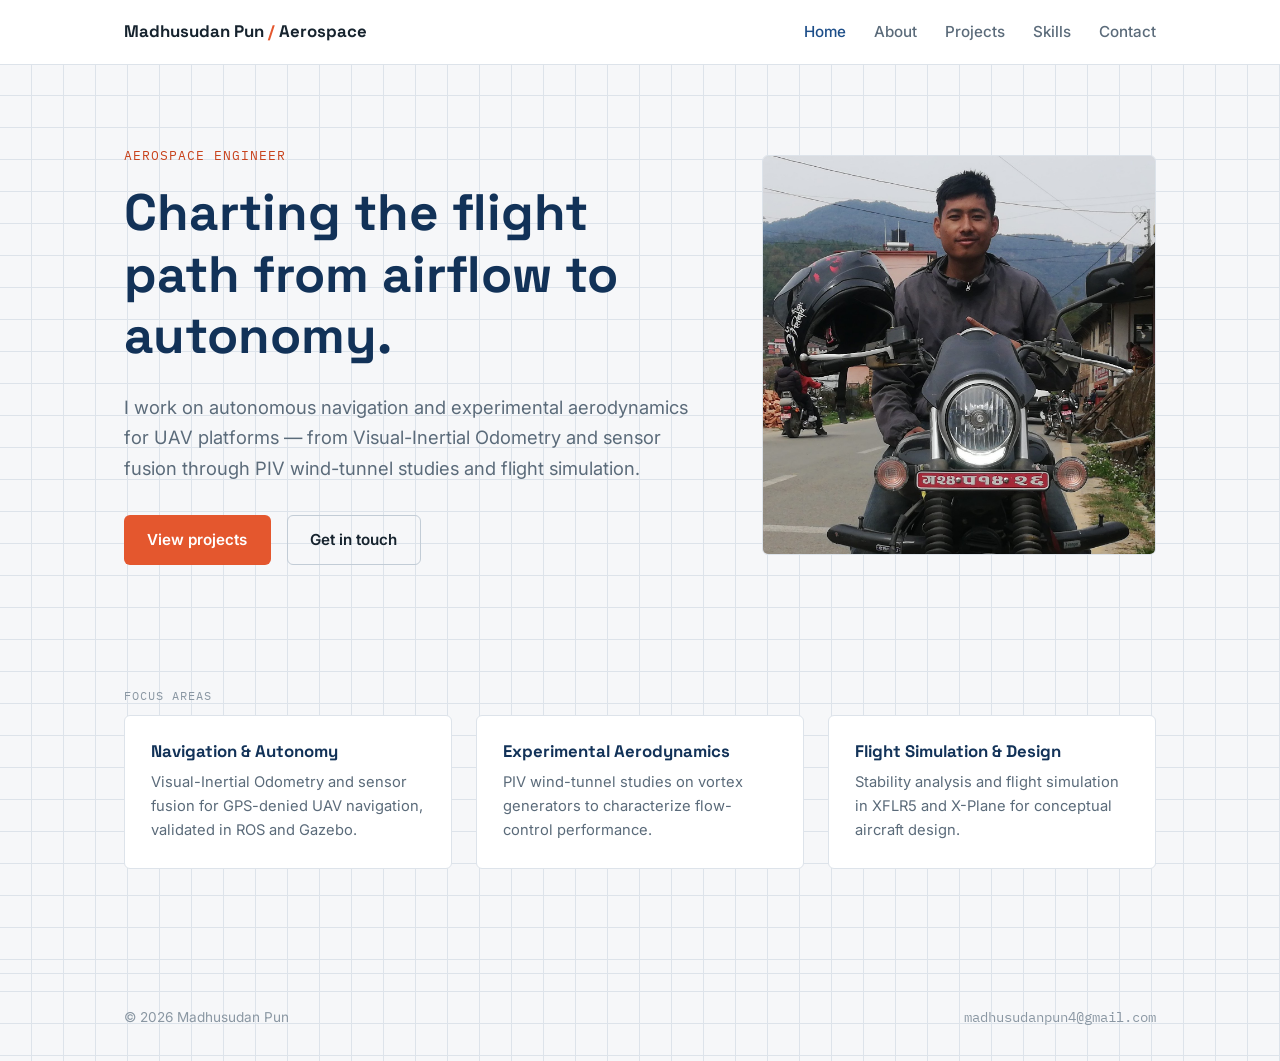
<file: index.html>
<!doctype html>
<html lang="en">
<head>
<meta charset="utf-8" />
<meta name="viewport" content="width=device-width, initial-scale=1" />
<title>Madhusudan Pun — Aerospace Engineer</title>
<meta name="description" content="Portfolio of Madhusudan Pun, aerospace engineer specializing in propulsion and structural analysis." />
<link rel="preconnect" href="https://fonts.googleapis.com" />
<link href="https://fonts.googleapis.com/css2?family=Space+Grotesk:wght@500;700&family=Inter:wght@400;500;600&family=IBM+Plex+Mono:wght@400;500&display=swap" rel="stylesheet" />
<!-- every page links this ONE shared stylesheet -->
<link rel="stylesheet" href="style.css" />
</head>
<body>

  <!-- ============================================
       HEADER / NAV — identical block copy-pasted
       at the top of every page in this site.
       The "active" class on the current page's link
       is the only thing that changes between pages.
       ============================================ -->
  <header class="site-header">
    <div class="wrap">
      <a href="index.html" class="brand">Madhusudan Pun <span>/</span> Aerospace</a>
      <nav class="site-nav">
        <a href="index.html" class="active">Home</a>
        <a href="about.html">About</a>
        <a href="projects.html">Projects</a>
        <a href="skills.html">Skills</a>
        <a href="contact.html">Contact</a>
      </nav>
    </div>
  </header>

  <!-- ============================================
       HERO — only appears on the home page
       ============================================ -->
  <section class="hero">
    <div class="wrap hero__grid">
      <div>
        <p class="eyebrow">Aerospace Engineer</p>
        <h1>Charting the flight path from airflow to autonomy.</h1>
        <p class="hero__tagline">
          I work on autonomous navigation and experimental aerodynamics for
          UAV platforms — from Visual-Inertial Odometry and sensor fusion
          through PIV wind-tunnel studies and flight simulation.
        </p>
        <div class="hero__actions">
          <a href="projects.html" class="btn btn-primary">View projects</a>
          <a href="contact.html" class="btn btn-outline">Get in touch</a>
        </div>
      </div>
      <div class="hero__portrait">
        <img src="images/photo.jpg" alt="Placeholder portrait of Madhusudan Pun" width="400" height="400" />
      </div>
    </div>
  </section>

  <!-- ============================================
       QUICK HIGHLIGHTS STRIP
       ============================================ -->
  <section>
    <div class="wrap">
      <p class="section-label">Focus areas</p>
      <div class="grid-3">
        <div class="card">
          <h3 style="font-size:1.05rem">Navigation &amp; Autonomy</h3>
          <p style="color:var(--text-muted); font-size:0.92rem; margin:0">
            Visual-Inertial Odometry and sensor fusion for GPS-denied UAV navigation, validated in ROS and Gazebo.
          </p>
        </div>
        <div class="card">
          <h3 style="font-size:1.05rem">Experimental Aerodynamics</h3>
          <p style="color:var(--text-muted); font-size:0.92rem; margin:0">
            PIV wind-tunnel studies on vortex generators to characterize flow-control performance.
          </p>
        </div>
        <div class="card">
          <h3 style="font-size:1.05rem">Flight Simulation &amp; Design</h3>
          <p style="color:var(--text-muted); font-size:0.92rem; margin:0">
            Stability analysis and flight simulation in XFLR5 and X-Plane for conceptual aircraft design.
          </p>
        </div>
      </div>
    </div>
  </section>

  <!-- ============================================
       FOOTER — also copy-pasted on every page
       ============================================ -->
  <footer class="site-footer">
    <div class="wrap">
      <span>&copy; 2026 Madhusudan Pun</span>
      <span class="mono">madhusudanpun4@gmail.com</span>
    </div>
  </footer>

</body>
</html>
</file>
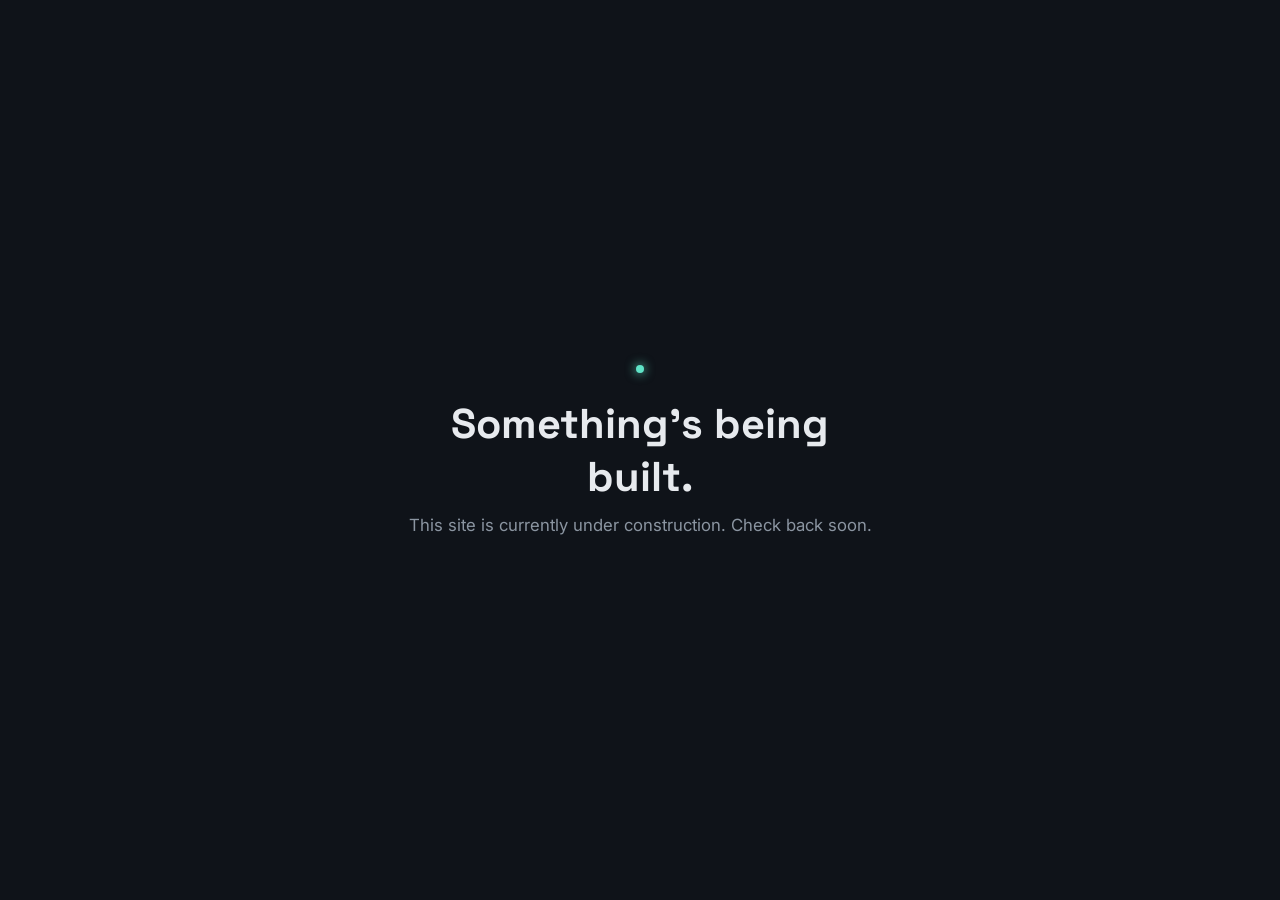
<file: coming-soon.html>
<!doctype html>
<html lang="en">
<head>
<meta charset="utf-8" />
<meta name="viewport" content="width=device-width, initial-scale=1" />
<title>Coming soon</title>
<link rel="preconnect" href="https://fonts.googleapis.com" />
<link href="https://fonts.googleapis.com/css2?family=Space+Grotesk:wght@600;700&family=Inter:wght@400;500&display=swap" rel="stylesheet" />
<style>
  * { box-sizing: border-box; }
  body {
    margin: 0;
    min-height: 100vh;
    display: flex;
    align-items: center;
    justify-content: center;
    background: #0f1319;
    color: #e7eaee;
    font-family: 'Inter', sans-serif;
    text-align: center;
    padding: 2rem;
  }
  .wrap { max-width: 480px; }
  .dot {
    width: 8px;
    height: 8px;
    border-radius: 50%;
    background: #5fe3c7;
    box-shadow: 0 0 10px 2px rgba(95,227,199,0.5);
    margin: 0 auto 1.5rem;
  }
  h1 {
    font-family: 'Space Grotesk', sans-serif;
    font-size: clamp(1.8rem, 5vw, 2.6rem);
    margin: 0 0 0.8rem;
  }
  p {
    color: #8b95a1;
    font-size: 1.05rem;
    margin: 0;
  }
</style>
</head>
<body>
  <div class="wrap">
    <div class="dot"></div>
    <h1>Something's being built.</h1>
    <p>This site is currently under construction. Check back soon.</p>
  </div>
</body>
</html>
</file>
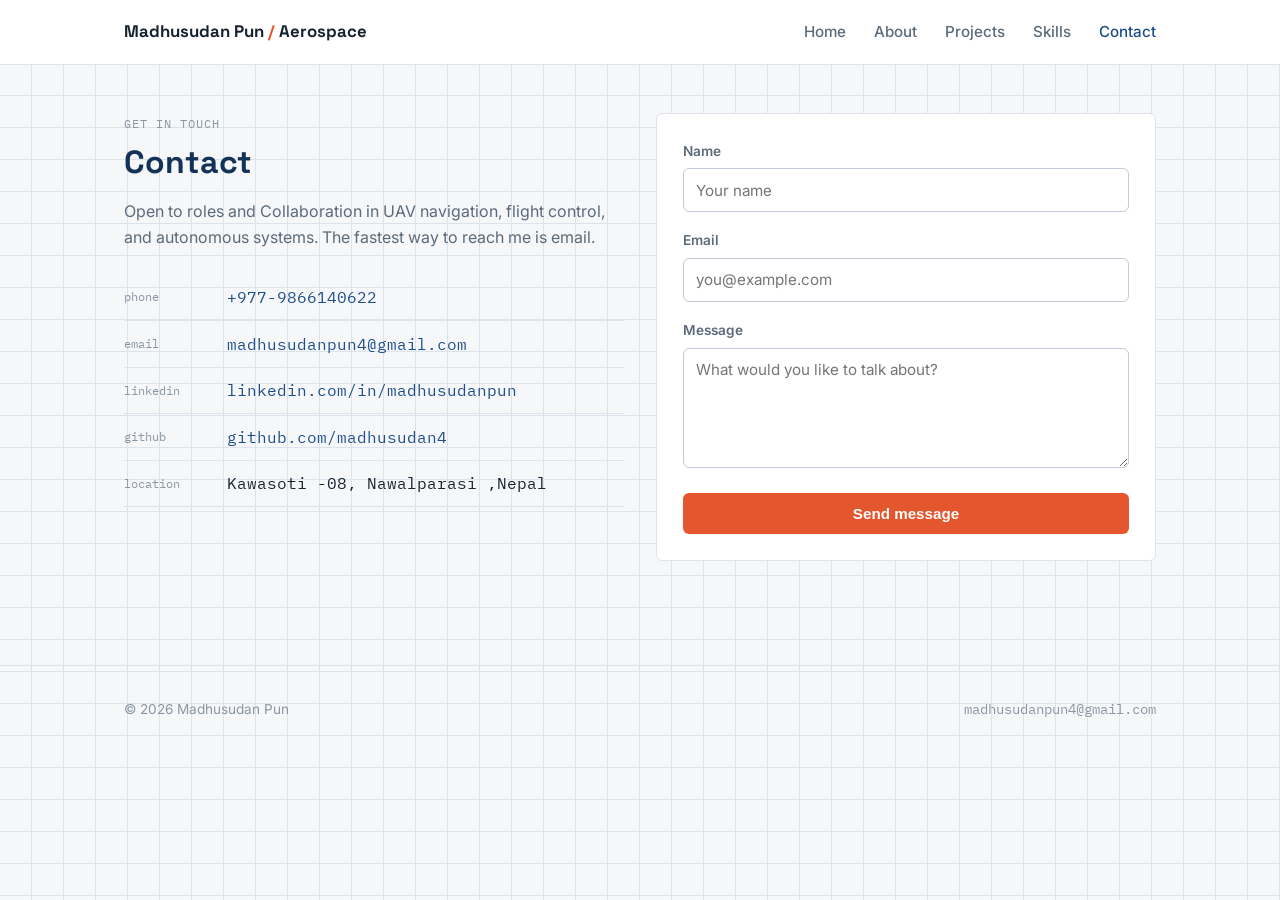
<file: contact.html>
<!doctype html>
<html lang="en">
<head>
<meta charset="utf-8" />
<meta name="viewport" content="width=device-width, initial-scale=1" />
<title>Contact — Madhusudan Pun</title>
<link rel="preconnect" href="https://fonts.googleapis.com" />
<link href="https://fonts.googleapis.com/css2?family=Space+Grotesk:wght@500;700&family=Inter:wght@400;500;600&family=IBM+Plex+Mono:wght@400;500&display=swap" rel="stylesheet" />
<link rel="stylesheet" href="style.css" />
</head>
<body>

  <header class="site-header">
    <div class="wrap">
      <a href="index.html" class="brand">Madhusudan Pun <span>/</span> Aerospace</a>
      <nav class="site-nav">
        <a href="index.html">Home</a>
        <a href="about.html">About</a>
        <a href="projects.html">Projects</a>
        <a href="skills.html">Skills</a>
        <a href="contact.html" class="active">Contact</a>
      </nav>
    </div>
  </header>

  <section style="padding-top:3rem">
    <div class="wrap contact-grid">

      <div>
        <p class="section-label">Get in touch</p>
        <h1 style="font-size:2rem">Contact</h1>
        <p style="color:var(--text-muted)">
          Open to roles and Collaboration in UAV navigation, flight control,
          and autonomous systems. The fastest way to reach me is email.
        </p>

        <ul class="contact-list mono" style="margin-top:1.5rem">
          <li><span class="label">phone</span><a href="tel:+9779866140622">+977-9866140622</a></li>
          <li><span class="label">email</span><a href="mailto:madhusudanpun4@gmail.com">madhusudanpun4@gmail.com</a></li>
          <li><span class="label">linkedin</span><a href="https://www.linkedin.com/in/madhusudanpun/">linkedin.com/in/madhusudanpun</a></li>
          <li><span class="label">github</span><a href="https://github.com/madhusudanpun4-alt">github.com/madhusudan4</a></li>
          <li><span class="label">location</span><span>Kawasoti -08, Nawalparasi ,Nepal</span></li>
        </ul>
      </div>

      <div class="card">
        <form action="https://script.google.com/macros/s/AKfycbyTqZw5kfxKfATaff0XGhhBjTtX6cTNuZ03RTG0Uhr2U-O6Xsx3Kq7qxes5t6CLr7ru/exec" method="POST">
          <div class="form-field">
            <label for="name">Name</label>
            <input type="text" id="name" name="name" placeholder="Your name" />
          </div>
          <div class="form-field">
            <label for="email">Email</label>
            <input type="email" id="email" name="email" placeholder="you@example.com" />
          </div>
          <div class="form-field">
            <label for="message">Message</label>
            <textarea id="message" name="message" placeholder="What would you like to talk about?"></textarea>
          </div>
          <button type="submit" class="btn btn-primary" style="width:100%">Send message</button>
        </form>
      </div>

    </div>
  </section>

  <footer class="site-footer">
    <div class="wrap">
      <span>&copy; 2026 Madhusudan Pun</span>
      <span class="mono">madhusudanpun4@gmail.com</span>
    </div>
  </footer>

</body>
</html>
</file>
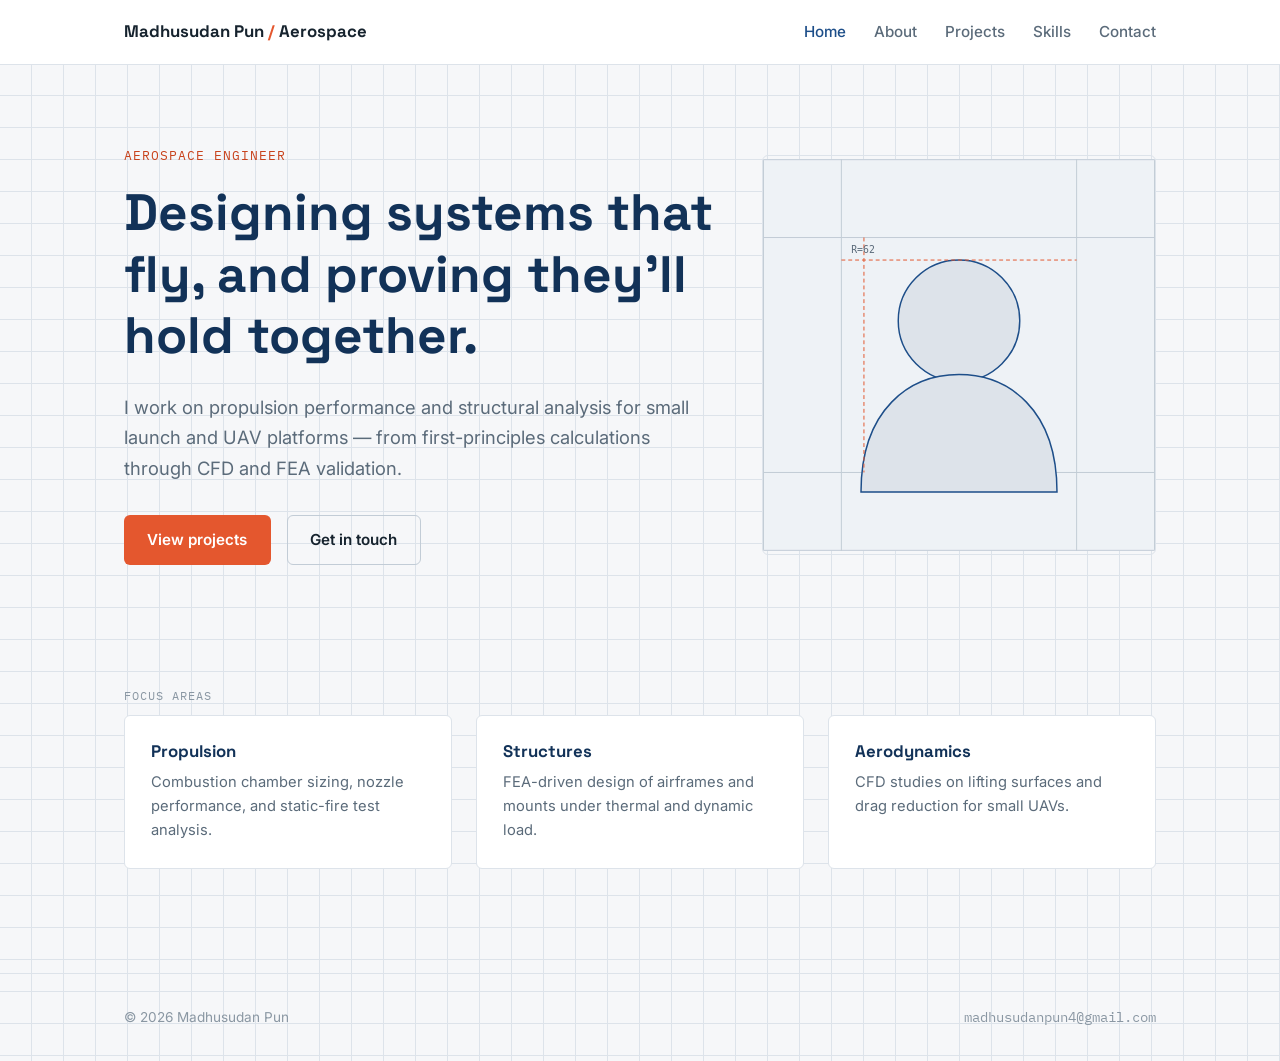
<file: index-old-backup.html>
<!doctype html>
<html lang="en">
<head>
<meta charset="utf-8" />
<meta name="viewport" content="width=device-width, initial-scale=1" />
<title>Madhusudan Pun — Aerospace Engineer</title>
<meta name="description" content="Portfolio of Madhusudan Pun, aerospace engineer specializing in propulsion and structural analysis." />
<link rel="preconnect" href="https://fonts.googleapis.com" />
<link href="https://fonts.googleapis.com/css2?family=Space+Grotesk:wght@500;700&family=Inter:wght@400;500;600&family=IBM+Plex+Mono:wght@400;500&display=swap" rel="stylesheet" />
<!-- every page links this ONE shared stylesheet -->
<link rel="stylesheet" href="style.css" />
</head>
<body>

  <!-- ============================================
       HEADER / NAV — identical block copy-pasted
       at the top of every page in this site.
       The "active" class on the current page's link
       is the only thing that changes between pages.
       ============================================ -->
  <header class="site-header">
    <div class="wrap">
      <a href="index.html" class="brand">Madhusudan Pun <span>/</span> Aerospace</a>
      <nav class="site-nav">
        <a href="index.html" class="active">Home</a>
        <a href="about.html">About</a>
        <a href="projects.html">Projects</a>
        <a href="skills.html">Skills</a>
        <a href="contact.html">Contact</a>
      </nav>
    </div>
  </header>

  <!-- ============================================
       HERO — only appears on the home page
       ============================================ -->
  <section class="hero">
    <div class="wrap hero__grid">
      <div>
        <p class="eyebrow">Aerospace Engineer</p>
        <h1>Designing systems that fly, and proving they'll hold together.</h1>
        <p class="hero__tagline">
          I work on propulsion performance and structural analysis for small
          launch and UAV platforms — from first-principles calculations
          through CFD and FEA validation.
        </p>
        <div class="hero__actions">
          <a href="projects.html" class="btn btn-primary">View projects</a>
          <a href="contact.html" class="btn btn-outline">Get in touch</a>
        </div>
      </div>
      <div class="hero__portrait">
        <img src="images/portrait-placeholder.svg" alt="Placeholder portrait of Madhusudan Pun" width="400" height="400" />
      </div>
    </div>
  </section>

  <!-- ============================================
       QUICK HIGHLIGHTS STRIP
       ============================================ -->
  <section>
    <div class="wrap">
      <p class="section-label">Focus areas</p>
      <div class="grid-3">
        <div class="card">
          <h3 style="font-size:1.05rem">Propulsion</h3>
          <p style="color:var(--text-muted); font-size:0.92rem; margin:0">
            Combustion chamber sizing, nozzle performance, and static-fire test analysis.
          </p>
        </div>
        <div class="card">
          <h3 style="font-size:1.05rem">Structures</h3>
          <p style="color:var(--text-muted); font-size:0.92rem; margin:0">
            FEA-driven design of airframes and mounts under thermal and dynamic load.
          </p>
        </div>
        <div class="card">
          <h3 style="font-size:1.05rem">Aerodynamics</h3>
          <p style="color:var(--text-muted); font-size:0.92rem; margin:0">
            CFD studies on lifting surfaces and drag reduction for small UAVs.
          </p>
        </div>
      </div>
    </div>
  </section>

  <!-- ============================================
       FOOTER — also copy-pasted on every page
       ============================================ -->
  <footer class="site-footer">
    <div class="wrap">
      <span>&copy; 2026 Madhusudan Pun</span>
      <span class="mono">madhusudanpun4@gmail.com</span>
    </div>
  </footer>

</body>
</html>
</file>
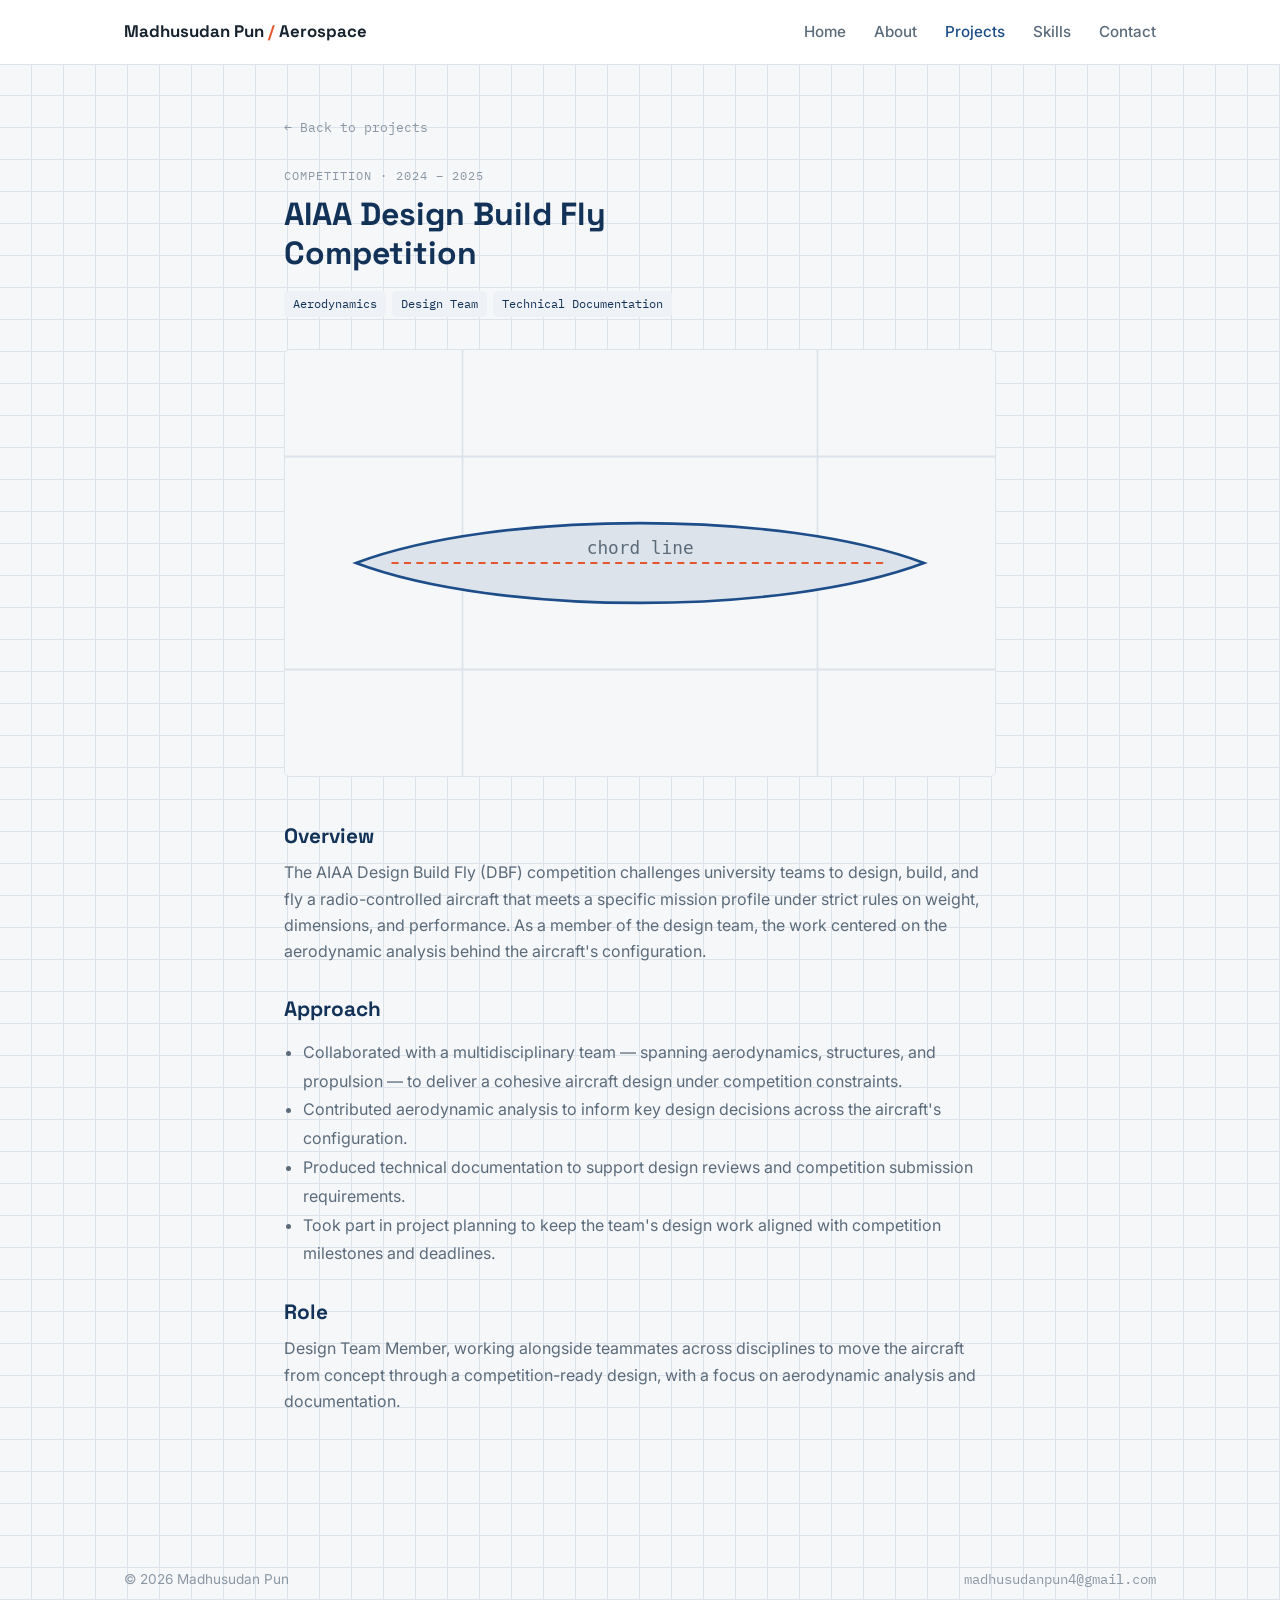
<file: project-dbf.html>
<!doctype html>
<html lang="en">
<head>
<meta charset="utf-8" />
<meta name="viewport" content="width=device-width, initial-scale=1" />
<title>AIAA Design Build Fly Competition — Madhusudan Pun</title>
<link rel="preconnect" href="https://fonts.googleapis.com" />
<link href="https://fonts.googleapis.com/css2?family=Space+Grotesk:wght@500;700&family=Inter:wght@400;500;600&family=IBM+Plex+Mono:wght@400;500&display=swap" rel="stylesheet" />
<link rel="stylesheet" href="style.css" />
</head>
<body>

  <header class="site-header">
    <div class="wrap">
      <a href="index.html" class="brand">Madhusudan Pun <span>/</span> Aerospace</a>
      <nav class="site-nav">
        <a href="index.html">Home</a>
        <a href="about.html">About</a>
        <a href="projects.html" class="active">Projects</a>
        <a href="skills.html">Skills</a>
        <a href="contact.html">Contact</a>
      </nav>
    </div>
  </header>

  <section style="padding-top:3rem">
    <div class="wrap" style="max-width:760px">

      <a href="projects.html" class="mono" style="font-size:0.82rem; color:var(--text-dim)">&larr; Back to projects</a>

      <p class="section-label" style="margin-top:1.6rem">Competition &middot; 2024 – 2025</p>
      <h1 style="font-size:2rem; max-width:22ch">AIAA Design Build Fly Competition</h1>

      <div class="tag-row" style="margin:1.2rem 0 2rem">
        <span class="tag">Aerodynamics</span>
        <span class="tag">Design Team</span>
        <span class="tag">Technical Documentation</span>
      </div>

      <img src="images/project-uav-wing.svg" alt="Schematic of a competition fixed-wing aircraft"
           style="width:100%; border-radius:6px; border:1px solid var(--border); margin-bottom:2.5rem" />

      <h2 style="font-size:1.3rem">Overview</h2>
      <p style="color:var(--text-muted)">
        The AIAA Design Build Fly (DBF) competition challenges university teams to design,
        build, and fly a radio-controlled aircraft that meets a specific mission profile under
        strict rules on weight, dimensions, and performance. As a member of the design team,
        the work centered on the aerodynamic analysis behind the aircraft's configuration.
      </p>

      <h2 style="font-size:1.3rem; margin-top:2rem">Approach</h2>
      <ul style="color:var(--text-muted); padding-left:1.2rem; line-height:1.8">
        <li>Collaborated with a multidisciplinary team — spanning aerodynamics, structures, and propulsion — to deliver a cohesive aircraft design under competition constraints.</li>
        <li>Contributed aerodynamic analysis to inform key design decisions across the aircraft's configuration.</li>
        <li>Produced technical documentation to support design reviews and competition submission requirements.</li>
        <li>Took part in project planning to keep the team's design work aligned with competition milestones and deadlines.</li>
      </ul>

      <h2 style="font-size:1.3rem; margin-top:2rem">Role</h2>
      <p style="color:var(--text-muted)">
        Design Team Member, working alongside teammates across disciplines to move the aircraft
        from concept through a competition-ready design, with a focus on aerodynamic
        analysis and documentation.
      </p>

    </div>
  </section>

  <footer class="site-footer">
    <div class="wrap">
      <span>&copy; 2026 Madhusudan Pun</span>
      <span class="mono">madhusudanpun4@gmail.com</span>
    </div>
  </footer>

</body>
</html>
</file>
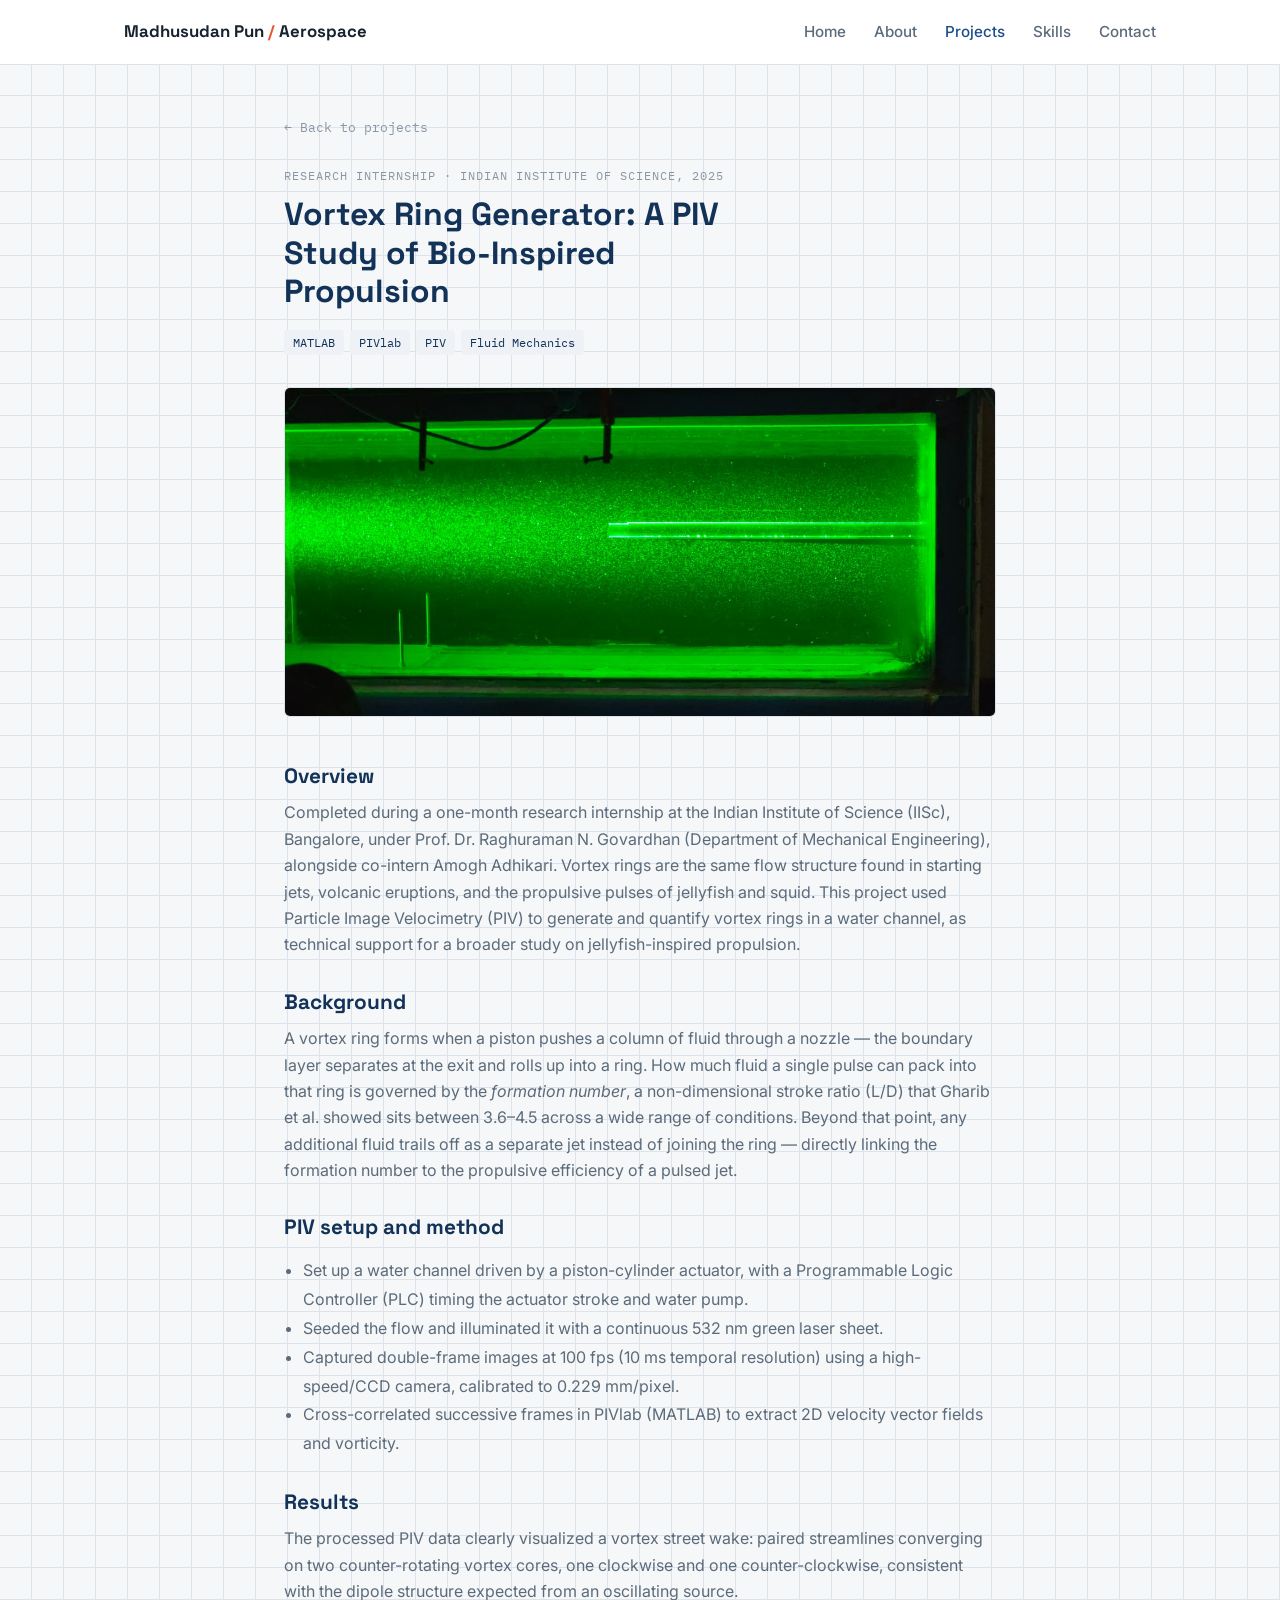
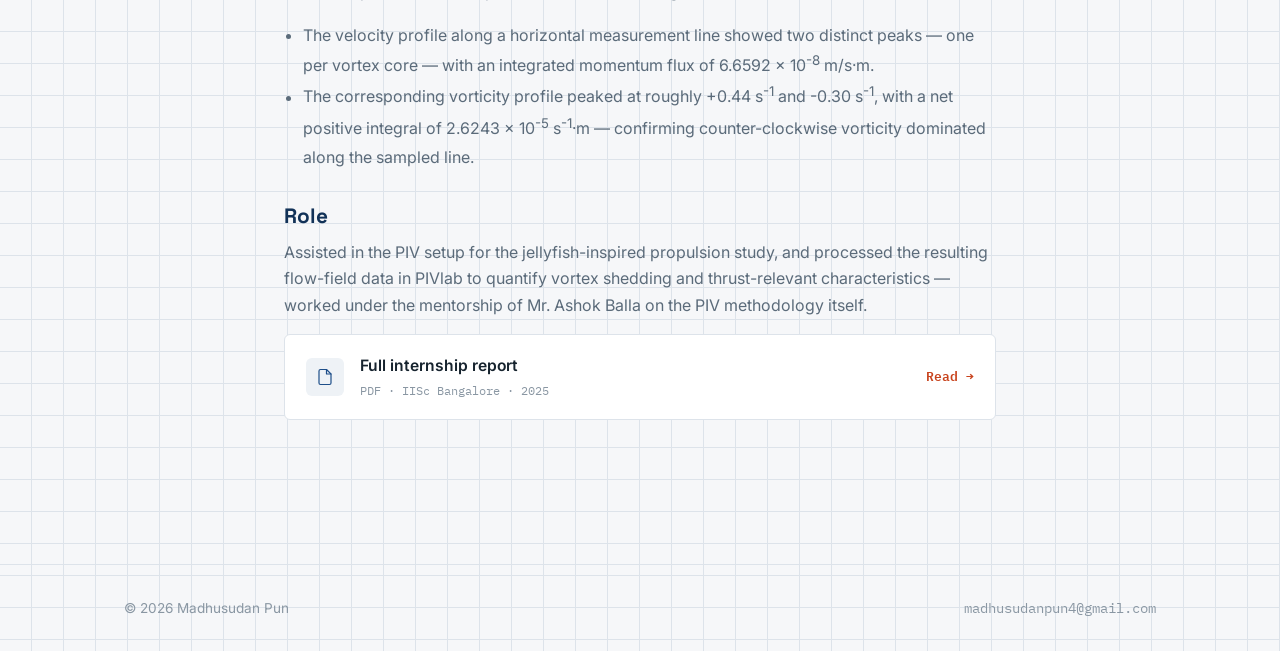
<file: project-vortex-generator.html>
<!doctype html>
<html lang="en">
<head>
<meta charset="utf-8" />
<meta name="viewport" content="width=device-width, initial-scale=1" />
<title>Vortex Ring Generator — PIV Study — Madhusudan Pun</title>
<link rel="preconnect" href="https://fonts.googleapis.com" />
<link href="https://fonts.googleapis.com/css2?family=Space+Grotesk:wght@500;700&family=Inter:wght@400;500;600&family=IBM+Plex+Mono:wght@400;500&display=swap" rel="stylesheet" />
<link rel="stylesheet" href="style.css" />
</head>
<body>

  <header class="site-header">
    <div class="wrap">
      <a href="index.html" class="brand">Madhusudan Pun <span>/</span> Aerospace</a>
      <nav class="site-nav">
        <a href="index.html">Home</a>
        <a href="about.html">About</a>
        <a href="projects.html" class="active">Projects</a>
        <a href="skills.html">Skills</a>
        <a href="contact.html">Contact</a>
      </nav>
    </div>
  </header>

  <section style="padding-top:3rem">
    <div class="wrap" style="max-width:760px">

      <a href="projects.html" class="mono" style="font-size:0.82rem; color:var(--text-dim)">&larr; Back to projects</a>

      <p class="section-label" style="margin-top:1.6rem">Research internship &middot; Indian Institute of Science, 2025</p>
      <h1 style="font-size:2rem; max-width:24ch">Vortex Ring Generator: A PIV Study of Bio-Inspired Propulsion</h1>

      <div class="tag-row" style="margin:1.2rem 0 2rem">
        <span class="tag">MATLAB</span>
        <span class="tag">PIVlab</span>
        <span class="tag">PIV</span>
        <span class="tag">Fluid Mechanics</span>
      </div>

      <img src="images/Internship/PIV_Setup.jpeg" alt="Schematic of a PIV flow visualization setup"
           style="width:100%; border-radius:6px; border:1px solid var(--border); margin-bottom:2.5rem" />

      <h2 style="font-size:1.3rem">Overview</h2>
      <p style="color:var(--text-muted)">
        Completed during a one-month research internship at the Indian Institute of Science
        (IISc), Bangalore, under Prof. Dr. Raghuraman N. Govardhan (Department of Mechanical
        Engineering), alongside co-intern Amogh Adhikari. Vortex rings are the same flow structure
        found in starting jets, volcanic eruptions, and the propulsive pulses of jellyfish and
        squid. This project used Particle Image Velocimetry (PIV) to generate and quantify vortex
        rings in a water channel, as technical support for a broader study on jellyfish-inspired
        propulsion.
      </p>

      <h2 style="font-size:1.3rem; margin-top:2rem">Background</h2>
      <p style="color:var(--text-muted)">
        A vortex ring forms when a piston pushes a column of fluid through a nozzle — the boundary
        layer separates at the exit and rolls up into a ring. How much fluid a single pulse can
        pack into that ring is governed by the <em>formation number</em>, a non-dimensional stroke
        ratio (L/D) that Gharib et al. showed sits between 3.6–4.5 across a wide range of
        conditions. Beyond that point, any additional fluid trails off as a separate jet instead
        of joining the ring — directly linking the formation number to the propulsive efficiency
        of a pulsed jet.
      </p>

      <h2 style="font-size:1.3rem; margin-top:2rem">PIV setup and method</h2>
      <ul style="color:var(--text-muted); padding-left:1.2rem; line-height:1.8">
        <li>Set up a water channel driven by a piston-cylinder actuator, with a Programmable Logic Controller (PLC) timing the actuator stroke and water pump.</li>
        <li>Seeded the flow and illuminated it with a continuous 532 nm green laser sheet.</li>
        <li>Captured double-frame images at 100 fps (10 ms temporal resolution) using a high-speed/CCD camera, calibrated to 0.229 mm/pixel.</li>
        <li>Cross-correlated successive frames in PIVlab (MATLAB) to extract 2D velocity vector fields and vorticity.</li>
      </ul>

      <h2 style="font-size:1.3rem; margin-top:2rem">Results</h2>
      <p style="color:var(--text-muted)">
        The processed PIV data clearly visualized a vortex street wake: paired streamlines
        converging on two counter-rotating vortex cores, one clockwise and one counter-clockwise,
        consistent with the dipole structure expected from an oscillating source.
      </p>
      <ul style="color:var(--text-muted); padding-left:1.2rem; line-height:1.8">
        <li>The velocity profile along a horizontal measurement line showed two distinct peaks — one per vortex core — with an integrated momentum flux of 6.6592 &times; 10<sup>-8</sup> m/s&middot;m.</li>
        <li>The corresponding vorticity profile peaked at roughly +0.44 s<sup>-1</sup> and -0.30 s<sup>-1</sup>, with a net positive integral of 2.6243 &times; 10<sup>-5</sup> s<sup>-1</sup>&middot;m — confirming counter-clockwise vorticity dominated along the sampled line.</li>
      </ul>

      <h2 style="font-size:1.3rem; margin-top:2rem">Role</h2>
      <p style="color:var(--text-muted)">
        Assisted in the PIV setup for the jellyfish-inspired propulsion study, and processed the
        resulting flow-field data in PIVlab to quantify vortex shedding and thrust-relevant
        characteristics — worked under the mentorship of Mr. Ashok Balla on the PIV methodology
        itself.
      </p>

      <a href="images/Internship/Internship_Report(AM).pdf" target="_blank" class="card report-card">
  <span class="report-card__icon">
          <svg viewBox="0 0 24 24" fill="none" stroke="currentColor" stroke-width="1.6" stroke-linecap="round" stroke-linejoin="round">
            <path d="M14 2H6a2 2 0 0 0-2 2v16a2 2 0 0 0 2 2h12a2 2 0 0 0 2-2V8Z"/>
            <path d="M14 2v6h6"/>
          </svg>
        </span>
        <span class="report-card__text">
          <span class="report-card__title">Full internship report</span>
          <span class="report-card__meta mono">PDF &middot; IISc Bangalore &middot; 2025</span>
        </span>
        <span class="report-card__action mono">Read &rarr;</span>
</a>

    </div>
  </section>

  <footer class="site-footer">
    <div class="wrap">
      <span>&copy; 2026 Madhusudan Pun</span>
      <span class="mono">madhusudanpun4@gmail.com</span>
    </div>
  </footer>

</body>
</html>
</file>
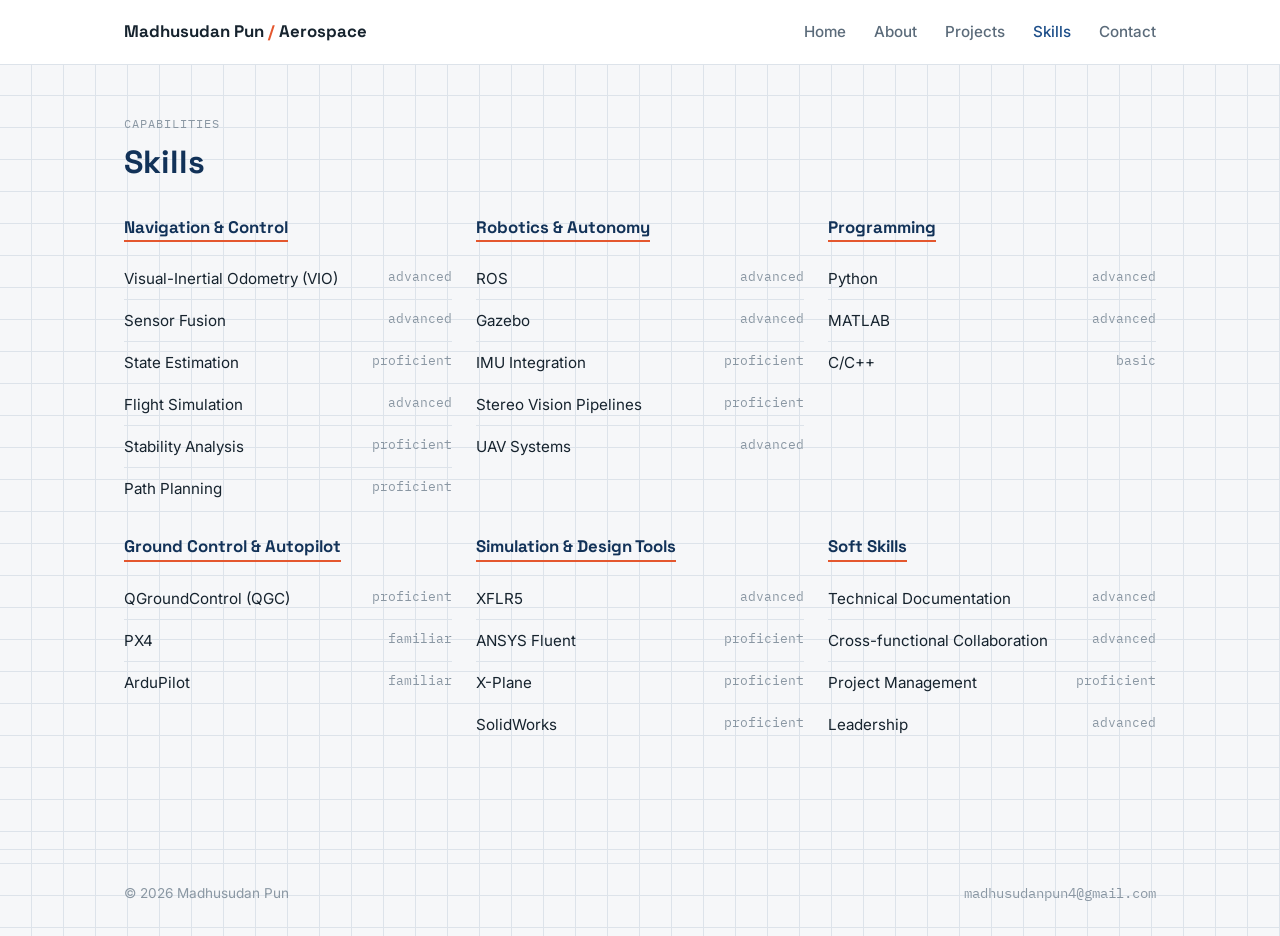
<file: skills.html>
<!doctype html>
<html lang="en">
<head>
<meta charset="utf-8" />
<meta name="viewport" content="width=device-width, initial-scale=1" />
<title>Skills — Madhusudan Pun</title>
<link rel="preconnect" href="https://fonts.googleapis.com" />
<link href="https://fonts.googleapis.com/css2?family=Space+Grotesk:wght@500;700&family=Inter:wght@400;500;600&family=IBM+Plex+Mono:wght@400;500&display=swap" rel="stylesheet" />
<link rel="stylesheet" href="style.css" />
</head>
<body>

  <header class="site-header">
    <div class="wrap">
      <a href="index.html" class="brand">Madhusudan Pun <span>/</span> Aerospace</a>
      <nav class="site-nav">
        <a href="index.html">Home</a>
        <a href="about.html">About</a>
        <a href="projects.html">Projects</a>
        <a href="skills.html" class="active">Skills</a>
        <a href="contact.html">Contact</a>
      </nav>
    </div>
  </header>

  <section style="padding-top:3rem">
    <div class="wrap">
      <p class="section-label">Capabilities</p>
      <h1 style="font-size:2rem">Skills</h1>

      <div class="grid-3" style="margin-top:2rem">

  <div class="skill-group">
    <h3>Navigation &amp; Control</h3>
    <ul class="skill-list">
      <li><span>Visual-Inertial Odometry (VIO)</span><span class="skill-level">advanced</span></li>
      <li><span>Sensor Fusion</span><span class="skill-level">advanced</span></li>
      <li><span>State Estimation</span><span class="skill-level">proficient</span></li>
      <li><span>Flight Simulation</span><span class="skill-level">advanced</span></li>
      <li><span>Stability Analysis</span><span class="skill-level">proficient</span></li>
      <li><span>Path Planning</span><span class="skill-level">proficient</span></li>
    </ul>
  </div>

  <div class="skill-group">
    <h3>Robotics &amp; Autonomy</h3>
    <ul class="skill-list">
      <li><span>ROS</span><span class="skill-level">advanced</span></li>
      <li><span>Gazebo</span><span class="skill-level">advanced</span></li>
      <li><span>IMU Integration</span><span class="skill-level">proficient</span></li>
      <li><span>Stereo Vision Pipelines</span><span class="skill-level">proficient</span></li>
      <li><span>UAV Systems</span><span class="skill-level">advanced</span></li>
    </ul>
  </div>

  <div class="skill-group">
    <h3>Programming</h3>
    <ul class="skill-list">
      <li><span>Python</span><span class="skill-level">advanced</span></li>
      <li><span>MATLAB</span><span class="skill-level">advanced</span></li>
      <li><span>C/C++</span><span class="skill-level">basic</span></li>
    </ul>
  </div>

  <div class="skill-group">
    <h3>Ground Control &amp; Autopilot</h3>
    <ul class="skill-list">
      <li><span>QGroundControl (QGC)</span><span class="skill-level">proficient</span></li>
      <li><span>PX4</span><span class="skill-level">familiar</span></li>
      <li><span>ArduPilot</span><span class="skill-level">familiar</span></li>
    </ul>
  </div>

  <div class="skill-group">
    <h3>Simulation &amp; Design Tools</h3>
    <ul class="skill-list">
      <li><span>XFLR5</span><span class="skill-level">advanced</span></li>
      <li><span>ANSYS Fluent</span><span class="skill-level">proficient</span></li>
      <li><span>X-Plane</span><span class="skill-level">proficient</span></li>
      <li><span>SolidWorks</span><span class="skill-level">proficient</span></li>
    </ul>
  </div>

  <div class="skill-group">
    <h3>Soft Skills</h3>
    <ul class="skill-list">
      <li><span>Technical Documentation</span><span class="skill-level">advanced</span></li>
      <li><span>Cross-functional Collaboration</span><span class="skill-level">advanced</span></li>
      <li><span>Project Management</span><span class="skill-level">proficient</span></li>
      <li><span>Leadership</span><span class="skill-level">advanced</span></li>
    </ul>
  </div>

</div>
    </div>
  </section>

  <footer class="site-footer">
    <div class="wrap">
      <span>&copy; 2026 Madhusudan Pun</span>
      <span class="mono">madhusudanpun4@gmail.com</span>
    </div>
  </footer>

</body>
</html>
</file>
<file: style.css>
/* =====================================================
   DESIGN TOKENS
   Change a value here and it updates EVERYWHERE it's used.
   This is the entire reason we use variables instead of
   typing the same color/font in a hundred places.
   ===================================================== */
:root {
  --bg: #f6f7f9;
  --surface: #ffffff;
  --border: #dde3ea;
  --border-strong: #c2ccd6;

  --text: #16232e;
  --text-muted: #5b6b7a;
  --text-dim: #8a97a3;

  --primary: #1d4e89;      /* blueprint blue - headings, links, nav */
  --primary-dark: #123258;
  --accent: #e4572e;       /* aerospace orange - buttons, highlights */
  --accent-dark: #c8431d;

  --font-display: 'Space Grotesk', 'Segoe UI', sans-serif;
  --font-body: 'Inter', -apple-system, sans-serif;
  --font-mono: 'IBM Plex Mono', ui-monospace, monospace;

  --max-w: 1080px;
  --radius: 6px;
}

* { box-sizing: border-box; }

body {
  margin: 0;
  background: var(--bg);
  color: var(--text);
  font-family: var(--font-body);
  font-size: 16px;
  line-height: 1.65;
  /* subtle blueprint grid, this is the site's signature background */
  background-image:
    linear-gradient(var(--border) 1px, transparent 1px),
    linear-gradient(90deg, var(--border) 1px, transparent 1px);
  background-size: 32px 32px;
  background-position: -1px -1px;
}

h1, h2, h3 {
  font-family: var(--font-display);
  color: var(--primary-dark);
  line-height: 1.2;
  margin: 0 0 0.5em;
}

p { margin: 0 0 1em; }
a { color: var(--primary); text-decoration: none; }
a:hover { text-decoration: underline; }

.wrap { max-width: var(--max-w); margin: 0 auto; padding: 0 1.5rem; }

.mono { font-family: var(--font-mono); }

/* =====================================================
   HEADER / NAVIGATION
   The same header markup is copy-pasted at the top of
   EVERY page. This is the main tradeoff of plain multi-page
   HTML (a tool like Astro lets you write this once) - but
   it's simple and totally fine for a site this size.
   ===================================================== */
.site-header {
  background: var(--surface);
  border-bottom: 1px solid var(--border);
  position: sticky;
  top: 0;
  z-index: 10;
}

.site-header .wrap {
  display: flex;
  align-items: center;
  justify-content: space-between;
  height: 64px;
}

.brand {
  font-family: var(--font-display);
  font-weight: 700;
  color: var(--text);
  font-size: 1.05rem;
}

.brand span { color: var(--accent); }

.site-nav {
  display: flex;
  gap: 1.75rem;
}

.site-nav a {
  color: var(--text-muted);
  font-weight: 500;
  font-size: 0.95rem;
}

.site-nav a:hover,
.site-nav a.active {
  color: var(--primary);
  text-decoration: none;
}

/* =====================================================
   BUTTONS
   ===================================================== */
.btn {
  display: inline-block;
  padding: 0.7rem 1.4rem;
  border-radius: var(--radius);
  font-weight: 600;
  font-size: 0.95rem;
  border: 1px solid transparent;
  cursor: pointer;
}

.btn:hover { text-decoration: none; }

.btn-primary {
  background: var(--accent);
  color: #fff;
}
.btn-primary:hover { background: var(--accent-dark); }

.btn-outline {
  background: transparent;
  border-color: var(--border-strong);
  color: var(--text);
}
.btn-outline:hover { border-color: var(--primary); color: var(--primary); }

/* =====================================================
   HERO (homepage top section)
   ===================================================== */
.hero {
  padding: 5rem 0 4rem;
}

.hero__grid {
  display: grid;
  grid-template-columns: 1.2fr 0.8fr;
  gap: 3rem;
  align-items: center;
}

.eyebrow {
  font-family: var(--font-mono);
  font-size: 0.8rem;
  letter-spacing: 0.08em;
  text-transform: uppercase;
  color: var(--accent-dark);
  margin-bottom: 1rem;
}

.hero h1 {
  font-size: clamp(2.2rem, 4vw, 3.2rem);
}

.hero__tagline {
  color: var(--text-muted);
  font-size: 1.15rem;
  max-width: 48ch;
  margin-bottom: 2rem;
}

.hero__actions { display: flex; gap: 1rem; }

.hero__portrait img {
  width: 100%;
  border-radius: var(--radius);
  border: 1px solid var(--border);
  display: block;
}

@media (max-width: 760px) {
  .hero__grid { grid-template-columns: 1fr; }
}

/* =====================================================
   SECTIONS / CARDS (reused across About, Projects, Skills)
   ===================================================== */
section { padding: 3.5rem 0; }

.section-label {
  font-family: var(--font-mono);
  font-size: 0.78rem;
  letter-spacing: 0.08em;
  text-transform: uppercase;
  color: var(--text-dim);
  margin-bottom: 0.6rem;
}

.card {
  background: var(--surface);
  border: 1px solid var(--border);
  border-radius: var(--radius);
  padding: 1.6rem;
}

.grid-2 { display: grid; grid-template-columns: 1fr 1fr; gap: 1.5rem; }
.grid-3 { display: grid; grid-template-columns: repeat(3, 1fr); gap: 1.5rem; }

@media (max-width: 760px) {
  .grid-2, .grid-3 { grid-template-columns: 1fr; }
}

/* report card - a clickable link to a PDF, styled to stand out
   from regular body text, used on project pages */
.report-card {
  display: flex;
  align-items: center;
  gap: 1rem;
  margin-bottom: 2.5rem;
  padding: 1.1rem 1.3rem;
  text-decoration: none;
  color: inherit;
  transition: border-color 0.15s ease, transform 0.15s ease;
}
.report-card:hover {
  text-decoration: none;
  border-color: var(--primary);
  transform: translateY(-1px);
}
.report-card__icon {
  width: 38px;
  height: 38px;
  flex-shrink: 0;
  border-radius: 6px;
  background: #eef2f6;
  color: var(--primary);
  display: flex;
  align-items: center;
  justify-content: center;
}
.report-card__icon svg { width: 18px; height: 18px; }
.report-card__text { flex: 1; display: flex; flex-direction: column; gap: 0.15rem; }
.report-card__title { font-weight: 600; font-size: 0.98rem; }
.report-card__meta { font-size: 0.76rem; color: var(--text-dim); }
.report-card__action {
  font-size: 0.82rem;
  color: var(--accent-dark);
  font-weight: 600;
  flex-shrink: 0;
}

/* project card (works whether it's a <div> or an <a>) */
a.project-card {
  color: inherit;
  text-decoration: none;
  transition: transform 0.15s ease, border-color 0.15s ease;
}
a.project-card:hover {
  text-decoration: none;
  transform: translateY(-2px);
  border-color: var(--primary);
}
a.project-card .card-body h3 { transition: color 0.15s ease; }
a.project-card:hover .card-body h3 { color: var(--primary); }

.project-card img {
  width: 100%;
  border-radius: var(--radius) var(--radius) 0 0;
  display: block;
  border-bottom: 1px solid var(--border);
}

.project-card .card-body { padding: 1.3rem; }

.tag-row { display: flex; flex-wrap: wrap; gap: 0.4rem; margin-top: 0.8rem; }

.tag {
  font-family: var(--font-mono);
  font-size: 0.72rem;
  background: #eef2f6;
  color: var(--primary-dark);
  padding: 0.2rem 0.55rem;
  border-radius: 4px;
}

/* skills page */
.skill-group h3 {
  font-size: 1.05rem;
  border-bottom: 2px solid var(--accent);
  display: inline-block;
  padding-bottom: 0.2rem;
  margin-bottom: 1rem;
}

.skill-list { list-style: none; margin: 0; padding: 0; }
.skill-list li {
  display: flex;
  justify-content: space-between;
  padding: 0.5rem 0;
  border-bottom: 1px solid var(--border);
  font-size: 0.95rem;
}
.skill-list li:last-child { border-bottom: none; }
.skill-level { color: var(--text-dim); font-family: var(--font-mono); font-size: 0.82rem; }

/* timeline (about page) */
.timeline { border-left: 2px solid var(--border); padding-left: 1.5rem; }
.timeline-item { margin-bottom: 1.8rem; position: relative; }
.timeline-item::before {
  content: '';
  position: absolute;
  left: -1.61rem;
  top: 0.3rem;
  width: 10px;
  height: 10px;
  border-radius: 50%;
  background: var(--accent);
}
.timeline-date {
  font-family: var(--font-mono);
  font-size: 0.8rem;
  color: var(--text-dim);
}

/* contact page */
.contact-grid { display: grid; grid-template-columns: 1fr 1fr; gap: 2rem; }
@media (max-width: 760px) { .contact-grid { grid-template-columns: 1fr; } }

.form-field { margin-bottom: 1.1rem; }
.form-field label {
  display: block;
  font-size: 0.85rem;
  font-weight: 600;
  margin-bottom: 0.4rem;
  color: var(--text-muted);
}
.form-field input,
.form-field textarea {
  width: 100%;
  padding: 0.7rem 0.8rem;
  border: 1px solid var(--border-strong);
  border-radius: var(--radius);
  font-family: var(--font-body);
  font-size: 0.95rem;
  background: var(--surface);
  color: var(--text);
}
.form-field textarea { resize: vertical; min-height: 120px; }

.contact-list { list-style: none; margin: 0; padding: 0; }
.contact-list li { display: flex; gap: 0.8rem; padding: 0.6rem 0; border-bottom: 1px solid var(--border); }
.contact-list .label { width: 90px; color: var(--text-dim); font-family: var(--font-mono); font-size: 0.78rem; flex-shrink: 0; padding-top: 0.15rem; }

/* =====================================================
   FOOTER
   ===================================================== */
.site-footer {
  border-top: 1px solid var(--border);
  padding: 2rem 0;
  margin-top: 3rem;
  color: var(--text-dim);
  font-size: 0.85rem;
}
.site-footer .wrap { display: flex; justify-content: space-between; }

@media (max-width: 560px) {
  .site-nav { gap: 1rem; font-size: 0.85rem; }
  .site-footer .wrap { flex-direction: column; gap: 0.4rem; }
}
</file>
